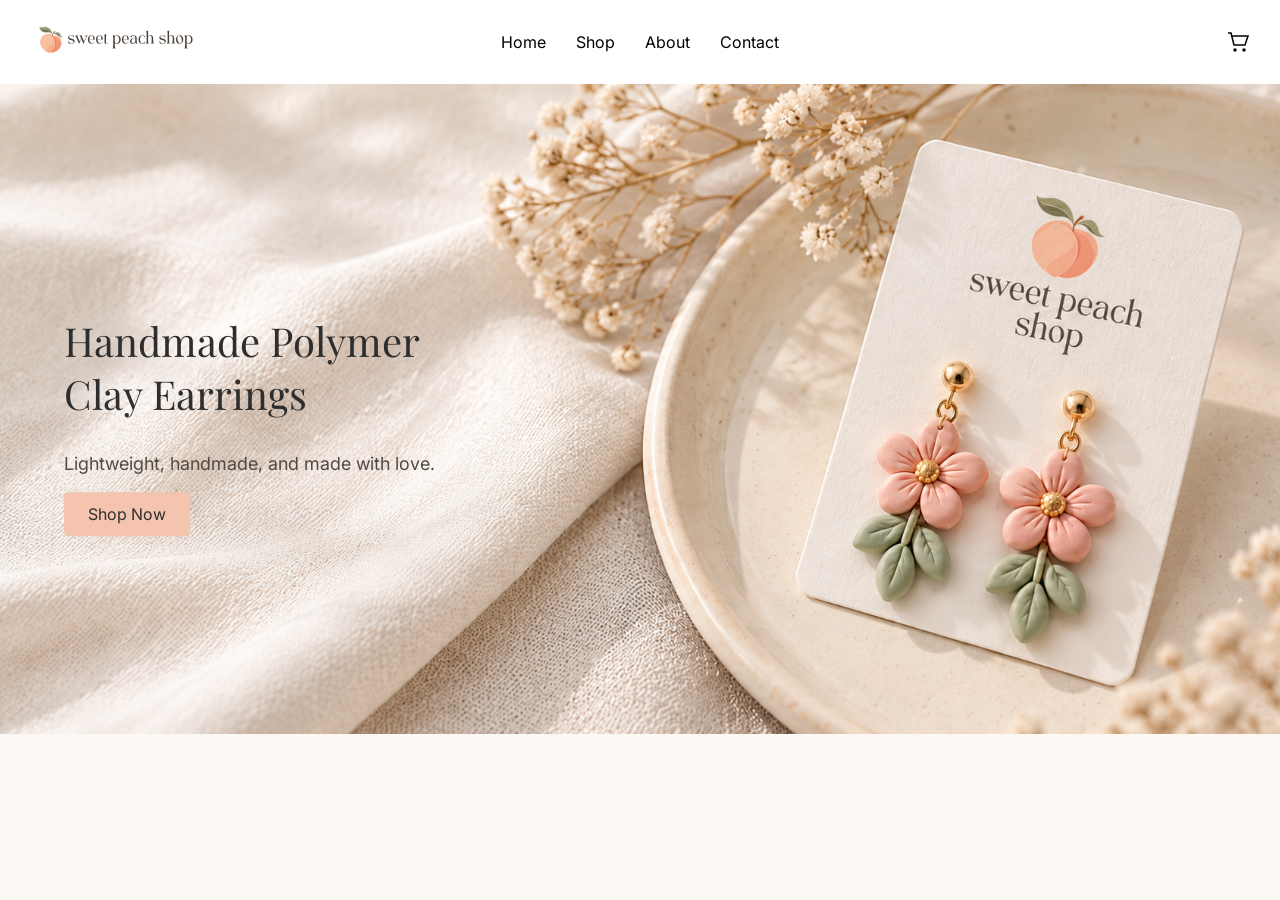
<file: index.html>
<!doctype html>
<html lang="en">
  <head>
    <meta charset="UTF-8" />
    <meta name="viewport" content="width=device-width, initial-scale=1.0" />
    <title>Sweet Peach Shop</title>
    <link rel="preconnect" href="https://fonts.googleapis.com" />
    <link rel="preconnect" href="https://fonts.gstatic.com" crossorigin />
    <link
      href="https://fonts.googleapis.com/css2?family=Inter:wght@400;500;600&family=Playfair+Display:wght@400;500;600&display=swap"
      rel="stylesheet"
    />
    <link rel="stylesheet" href="style.css" />
  </head>
  <body class="cream-background">
    <nav class="navbar">
      <a href="index.html" class="logo">
        <img src="images/logo5.png" alt="Sweet Peach Shop logo" />
      </a>

      <ul>
        <li><a href="index.html">Home</a></li>
        <li><a href="shop.html">Shop</a></li>
        <li><a href="about.html">About</a></li>
        <li><a href="contact.html">Contact</a></li>
      </ul>
      <a href="cart.html" class="cart-link" aria-label="View shopping cart">
        <svg
          width="24"
          height="24"
          viewBox="0 0 24 24"
          fill="none"
          stroke="currentColor"
          stroke-width="1.5"
          aria-hidden="true"
        >
          <path d="M2 3h3l3 12h11l3-9H6" />
          <circle cx="9" cy="20" r="1" />
          <circle cx="18" cy="20" r="1" />
        </svg>
      </a>
    </nav>

    <main class="container">
      <section class="hero">
        <img
          src="images/hero.png"
          alt="Handmade flower earrings displayed on a ceramic plate"
        />

        <div class="hero-text">
          <h1>Handmade Polymer Clay Earrings</h1>
          <p>Lightweight, handmade, and made with love.</p>
          <a href="shop.html" class="shop-button">Shop Now</a>
        </div>
      </section>
    </main>
  </body>
</html>
</file>
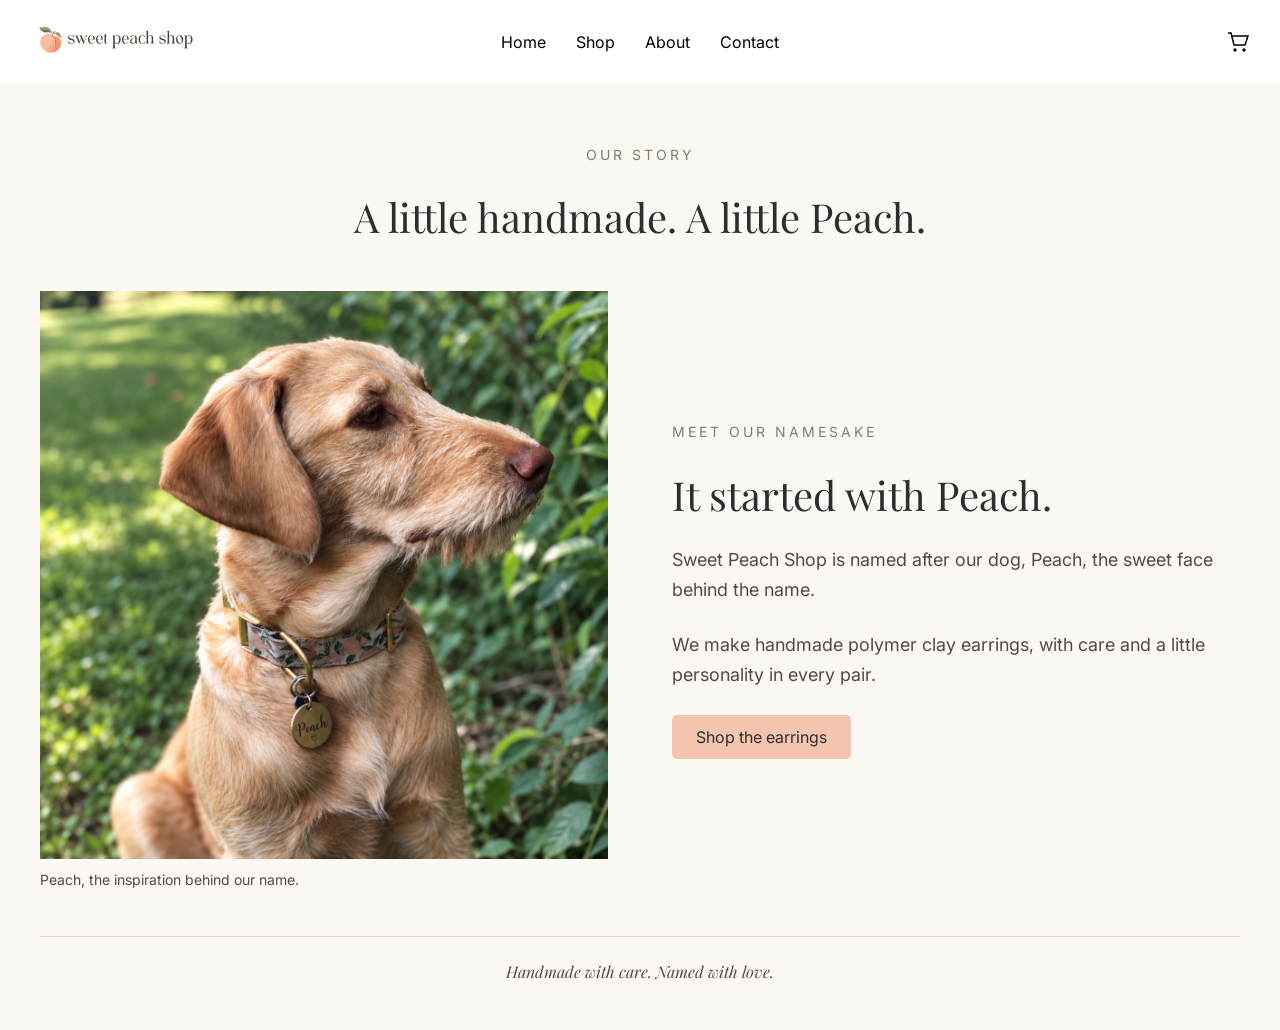
<file: about.html>
<!doctype html>
<html lang="en">
  <head>
    <meta charset="UTF-8" />
    <meta name="viewport" content="width=device-width, initial-scale=1.0" />
    <title>About | Sweet Peach Shop</title>

    <link rel="preconnect" href="https://fonts.googleapis.com" />
    <link rel="preconnect" href="https://fonts.gstatic.com" crossorigin />
    <link
      href="https://fonts.googleapis.com/css2?family=Inter:wght@400;500;600&family=Playfair+Display:wght@400;500;600&display=swap"
      rel="stylesheet"
    />
    <link rel="stylesheet" href="style.css" />
  </head>
  <body class="cream-background">
    <nav class="navbar">
      <a href="index.html" class="logo">
        <img src="images/logo5.png" alt="Sweet Peach Shop logo" />
      </a>

      <ul>
        <li><a href="index.html">Home</a></li>
        <li><a href="shop.html">Shop</a></li>
        <li><a href="about.html">About</a></li>
        <li><a href="contact.html">Contact</a></li>
      </ul>
      <a href="cart.html" class="cart-link" aria-label="View shopping cart">
        <svg
          width="24"
          height="24"
          viewBox="0 0 24 24"
          fill="none"
          stroke="currentColor"
          stroke-width="1.5"
          aria-hidden="true"
        >
          <path d="M2 3h3l3 12h11l3-9H6" />
          <circle cx="9" cy="20" r="1" />
          <circle cx="18" cy="20" r="1" />
        </svg>
      </a>
    </nav>

    <main class="about-page">
      <header class="about-intro">
        <p>Our Story</p>
        <h1>A little handmade. A little Peach.</h1>
      </header>
      <section class="about-story">
        <figure class="about-photo">
          <img
            src="images/peach.jpg"
            alt="Peach wearing a floral collar and name tag outdoors"
          />
          <figcaption>Peach, the inspiration behind our name.</figcaption>
        </figure>

        <div class="about-copy">
          <p class="about-label">Meet our namesake</p>
          <h2>It started with Peach.</h2>
          <p>
            Sweet Peach Shop is named after our dog, Peach, the sweet face
            behind the name.
          </p>
          <p>
            We make handmade polymer clay earrings, with care and a little
            personality in every pair.
          </p>
          <a href="shop.html" class="shop-button">Shop the earrings</a>
        </div>
      </section>
      <p class="about-closing">Handmade with care. Named with love.</p>
    </main>
  </body>
</html>
</file>
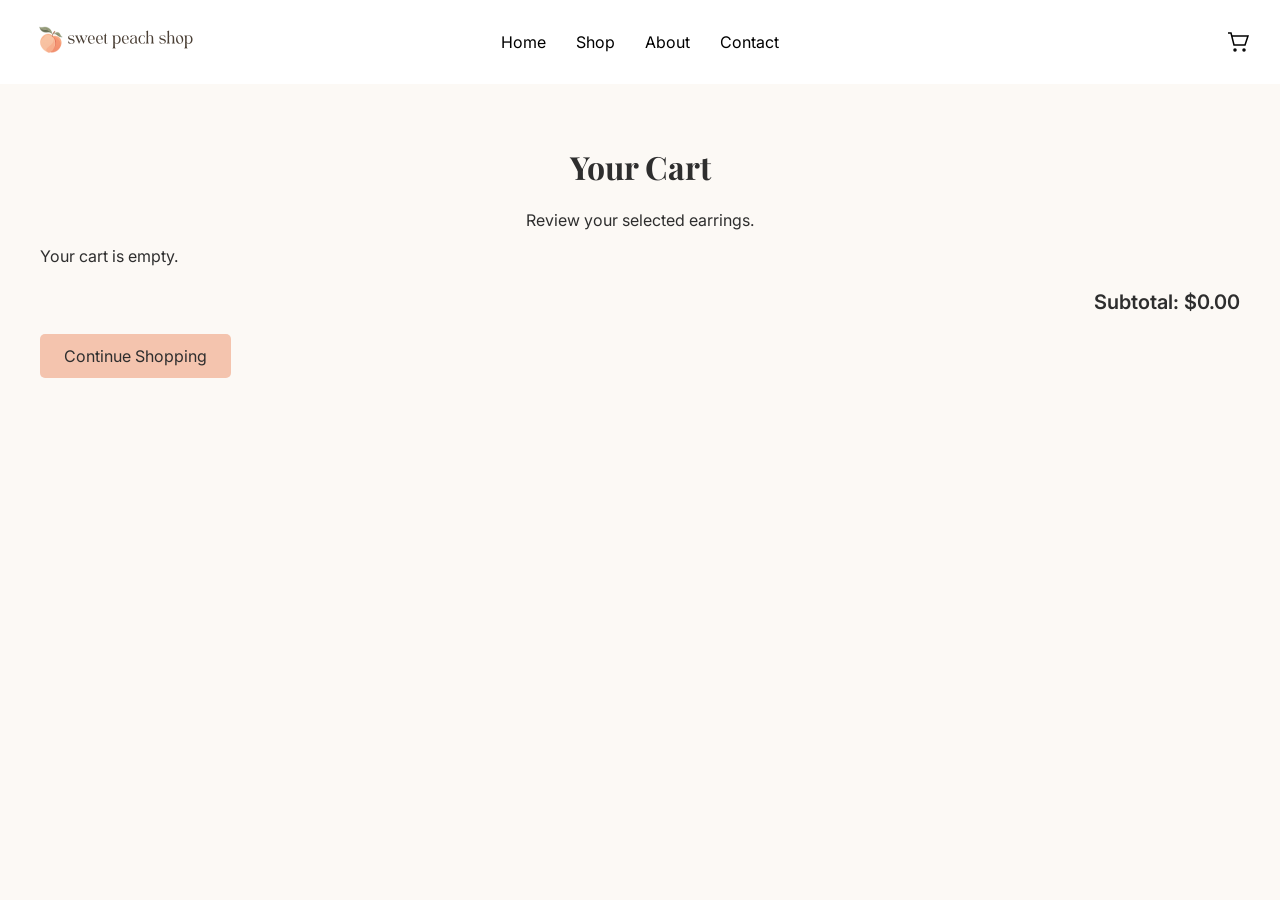
<file: cart.html>
<!doctype html>
<html lang="en">
  <head>
    <meta charset="UTF-8" />
    <meta name="viewport" content="width=device-width, initial-scale=1.0" />

    <title>Cart | Sweet Peach Shop</title>

    <link rel="preconnect" href="https://fonts.googleapis.com" />
    <link rel="preconnect" href="https://fonts.gstatic.com" crossorigin />
    <link
      href="https://fonts.googleapis.com/css2?family=Inter:wght@400;500;600&family=Playfair+Display:wght@400;500;600&display=swap"
      rel="stylesheet"
    />
    <link rel="stylesheet" href="style.css" />
    <script src="cart.js" defer></script>
  </head>

  <body class="cream-background">
    <nav class="navbar">
      <a href="index.html" class="logo">
        <img src="images/logo5.png" alt="Sweet Peach Shop logo" />
      </a>

      <ul>
        <li><a href="index.html">Home</a></li>
        <li><a href="shop.html">Shop</a></li>
        <li><a href="about.html">About</a></li>
        <li><a href="contact.html">Contact</a></li>
      </ul>

      <a href="cart.html" class="cart-link" aria-label="View shopping cart">
        <svg
          width="24"
          height="24"
          viewBox="0 0 24 24"
          fill="none"
          stroke="currentColor"
          stroke-width="1.5"
          aria-hidden="true"
        >
          <path d="M2 3h3l3 12h11l3-9H6" />
          <circle cx="9" cy="20" r="1" />
          <circle cx="18" cy="20" r="1" />
        </svg>
      </a>
    </nav>

    <main class="container shop-page">
      <h1>Your Cart</h1>
      <p>Review your selected earrings.</p>

      <div id="cart-items"></div>
      <a href="shop.html" class="shop-button">Continue Shopping</a>
    </main>
  </body>
</html>
</file>
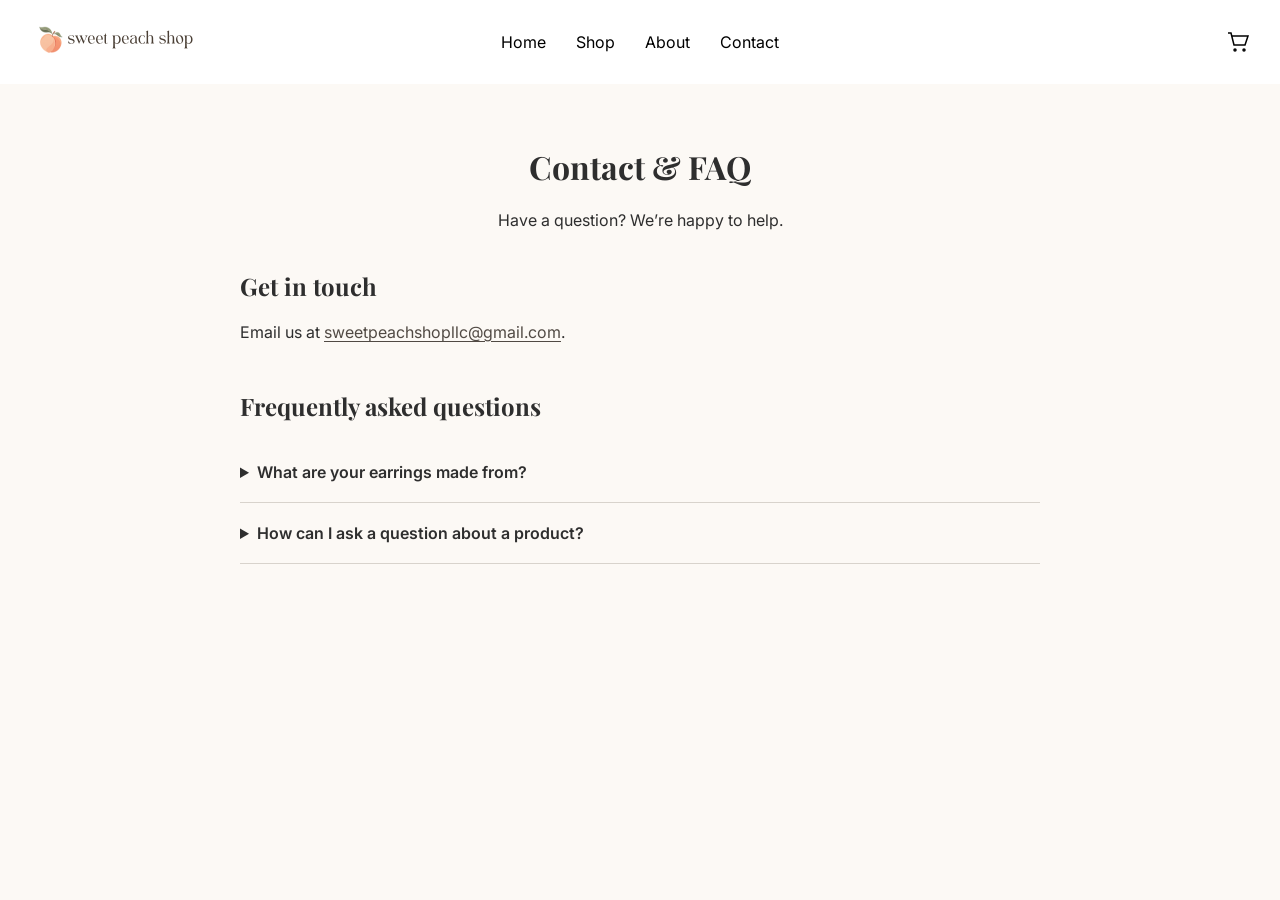
<file: contact.html>
<!doctype html>
<html lang="en">
  <head>
    <meta charset="UTF-8" />
    <meta name="viewport" content="width=device-width, initial-scale=1.0" />
    <title>Contact &amp; FAQ | Sweet Peach Shop</title>
    <link rel="preconnect" href="https://fonts.googleapis.com" />
    <link rel="preconnect" href="https://fonts.gstatic.com" crossorigin />
    <link
      href="https://fonts.googleapis.com/css2?family=Inter:wght@400;500;600&family=Playfair+Display:wght@400;500;600&display=swap"
      rel="stylesheet"
    />
    <link rel="stylesheet" href="style.css" />
  </head>
  <body class="cream-background">
    <nav class="navbar">
      <a href="index.html" class="logo">
        <img src="images/logo5.png" alt="Sweet Peach Shop logo" />
      </a>

      <ul>
        <li><a href="index.html">Home</a></li>
        <li><a href="shop.html">Shop</a></li>
        <li><a href="about.html">About</a></li>
        <li><a href="contact.html">Contact</a></li>
      </ul>
      <a href="cart.html" class="cart-link" aria-label="View shopping cart">
        <svg
          width="24"
          height="24"
          viewBox="0 0 24 24"
          fill="none"
          stroke="currentColor"
          stroke-width="1.5"
          aria-hidden="true"
        >
          <path d="M2 3h3l3 12h11l3-9H6" />
          <circle cx="9" cy="20" r="1" />
          <circle cx="18" cy="20" r="1" />
        </svg>
      </a>
    </nav>
    <main class="container contact-page">
      <h1>Contact &amp; FAQ</h1>
      <p>Have a question? We’re happy to help.</p>
      <section class="contact-details">
        <h2>Get in touch</h2>
        <p>
          Email us at
          <a href="mailto:sweetpeachshopllc@gmail.com">
            sweetpeachshopllc@gmail.com</a
          >.
        </p>
      </section>
      <section class="faq-section">
        <h2>Frequently asked questions</h2>

        <details>
          <summary>What are your earrings made from?</summary>
          <p>Our earrings are handmade from polymer clay.</p>
        </details>
        <details>
          <summary>How can I ask a question about a product?</summary>
          <p>
            Email
            <a href="mailto:sweetpeachshopllc@gmail.com">
              sweetpeachshopllc@gmail.com</a
            >
            with the product name and your question.
          </p>
        </details>
      </section>
    </main>
  </body>
</html>
</file>
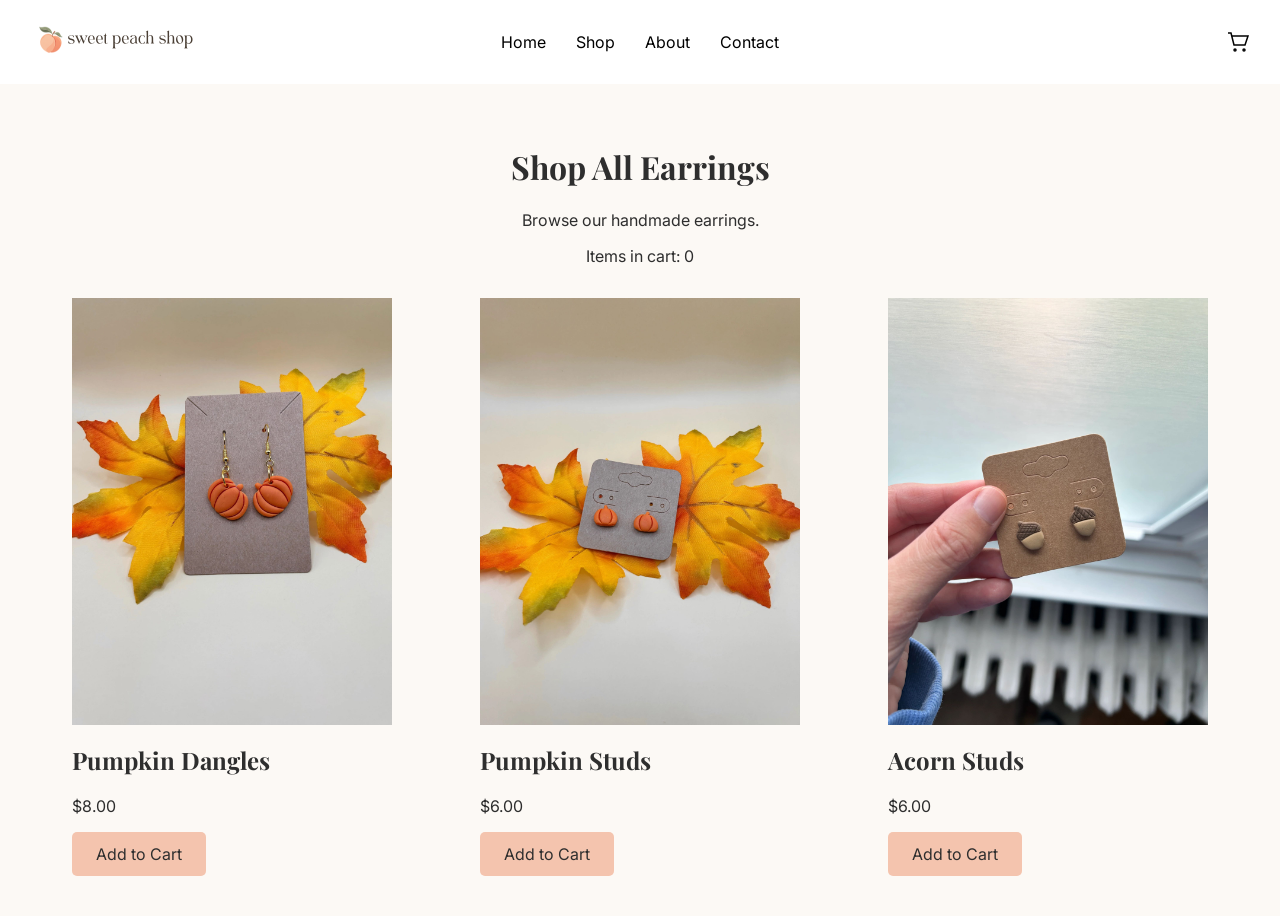
<file: shop.html>
<!doctype html>
<html lang="en">
  <head>
    <meta charset="UTF-8" />
    <meta name="viewport" content="width=device-width, initial-scale=1.0" />

    <title>Shop | Sweet Peach Shop</title>

    <link rel="preconnect" href="https://fonts.googleapis.com" />
    <link rel="preconnect" href="https://fonts.gstatic.com" crossorigin />
    <link
      href="https://fonts.googleapis.com/css2?family=Inter:wght@400;500;600&family=Playfair+Display:wght@400;500;600&display=swap"
      rel="stylesheet"
    />
    <link rel="stylesheet" href="style.css" />
    <script src="shop.js" defer></script>
  </head>

  <body class="cream-background">
    <nav class="navbar">
      <a href="index.html" class="logo">
        <img src="images/logo5.png" alt="Sweet Peach Shop logo" />
      </a>

      <ul>
        <li><a href="index.html">Home</a></li>
        <li><a href="shop.html">Shop</a></li>
        <li><a href="about.html">About</a></li>
        <li><a href="contact.html">Contact</a></li>
      </ul>
      <a href="cart.html" class="cart-link" aria-label="View shopping cart">
        <svg
          width="24"
          height="24"
          viewBox="0 0 24 24"
          fill="none"
          stroke="currentColor"
          stroke-width="1.5"
          aria-hidden="true"
        >
          <path d="M2 3h3l3 12h11l3-9H6" />
          <circle cx="9" cy="20" r="1" />
          <circle cx="18" cy="20" r="1" />
        </svg>
      </a>
    </nav>

    <main class="container shop-page">
      <h1>Shop All Earrings</h1>
      <p>Browse our handmade earrings.</p>
      <p>Items in cart: <span id="cart-count">0</span></p>
      <div class="product-grid">
        <article class="product-card">
          <img
            src="images/pumpkin-dangles.jpg"
            alt="Orange pumpkin dangle earrings with gold-colored hooks"
          />
          <h2>Pumpkin Dangles</h2>
          <p>$8.00</p>
          <button
            type="button"
            class="add-to-cart"
            data-product-id="pumpkin-dangles"
          >
            Add to Cart
          </button>
        </article>
        <article class="product-card">
          <img
            src="images/pumpkin-studs.jpg"
            alt="Orange pumpkin stud earrings on a display card"
          />
          <h2>Pumpkin Studs</h2>
          <p>$6.00</p>
          <button
            type="button"
            class="add-to-cart"
            data-product-id="pumpkin-studs"
          >
            Add to Cart
          </button>
        </article>

        <article class="product-card">
          <img
            src="images/acorn-studs.jpg"
            alt="Acorn stud earrings with brown textured tops and tan bottoms"
          />
          <h2>Acorn Studs</h2>
          <p>$6.00</p>
          <button
            type="button"
            class="add-to-cart"
            data-product-id="acorn-studs"
          >
            Add to Cart
          </button>
        </article>
      </div>
    </main>
  </body>
</html>
</file>
<file: style.css>
body {
  margin: 0;
  font-family: "Inter", sans-serif;
}

h1,
h2,
h3 {
  font-family: "Playfair Display", serif;
}

h1 {
  text-align: center;
}

.logo img {
  width: 200px;
  height: auto;
}

.navbar {
  display: flex;
  align-items: center;
  position: relative;
  background-color: white;
}

.navbar ul {
  list-style-type: none;
  padding: 0;
  margin: 0;
  display: flex;
  justify-content: center;
  position: absolute;
  left: 50%;
  transform: translateX(-50%);
}

.navbar a {
  color: black;
  text-decoration: none;
  padding: 15px;
  display: block;
  text-align: center;
  transition: color 0.2s ease;
}

.navbar a:hover {
  color: #c98267;
}

.container:has(> .hero) {
  padding: 0;
}

.hero img {
  width: 100%;
  height: 650px;
  object-fit: cover;
  object-position: center 55%;
  display: block;
}

.hero {
  position: relative;
}

.hero-text {
  position: absolute;
  top: 50%;
  left: 5%;
  transform: translateY(-50%);
}

.hero-text h1 {
  text-align: left;
  font-size: 40px;
  max-width: 400px;
  color: #2e2e2e;
  font-family: "Playfair Display", serif;
  font-weight: 400;
}

.hero-text p {
  font-size: 18px;
  color: #514a44;
}

.shop-button {
  display: inline-block;
  background-color: #f4c4ae;
  color: #2e2e2e;
  padding: 12px 24px;
  text-decoration: none;
  border-radius: 5px;
  transition: background-color 0.2s ease;
}

.shop-button:hover {
  background-color: #eab095;
}

.shop-page {
  max-width: 1200px;
  margin: 0 auto;
  padding: 40px 20px;
}

.shop-page h1,
.shop-page > p {
  text-align: center;
}

.product-card {
  max-width: 320px;
}

.product-card img {
  width: 100%;
  height: auto;
  display: block;
}

.product-grid {
  display: grid;
  grid-template-columns: repeat(3, 1fr);
  gap: 24px;
  justify-items: center;
  margin-top: 32px;
}

.add-to-cart {
  background-color: #f4c4ae;
  color: #2e2e2e;
  border: none;
  padding: 12px 24px;
  border-radius: 5px;
  font: inherit;
  cursor: pointer;
  transition: background-color 0.2s ease;
}

.add-to-cart:hover {
  background-color: #eab095;
}

.navbar .cart-link {
  margin-left: auto;
  margin-right: 15px;
}

.cart-link svg {
  display: block;
}

.cream-background {
  background-color: #fcf9f5;
  color: #2e2e2e;
}

.about-page {
  max-width: 1200px;
  margin: 0 auto;
  padding: 48px 20px;
}

.about-intro {
  text-align: center;
  margin-bottom: 48px;
}

.about-intro p {
  color: #71866b;
  text-transform: uppercase;
  letter-spacing: 3px;
  font-size: 14px;
}

.about-intro h1 {
  font-size: 40px;
  font-weight: 400;
}

.about-story {
  display: grid;
  grid-template-columns: minmax(0, 1fr) minmax(0, 1fr);
  gap: 64px;
  align-items: center;
}

.about-photo {
  margin: 0;
}

.about-photo img {
  width: 100%;
  height: auto;
  display: block;
}

.about-photo figcaption {
  margin-top: 12px;
  font-size: 14px;
  color: #514a44;
}

.about-copy p {
  font-size: 18px;
  line-height: 1.7;
  color: #514a44;
  margin: 0 0 24px;
}

.about-copy .about-label {
  color: #71866b;
  text-transform: uppercase;
  letter-spacing: 3px;
  font-size: 14px;
}

.about-copy h2 {
  font-size: 40px;
  font-weight: 400;
  margin: 0 0 24px;
}

.about-closing {
  margin: 48px 0 0;
  padding-top: 24px;
  border-top: 1px solid #d8d3cc;
  text-align: center;
  font-family: "Playfair Display", serif;
  font-style: italic;
  color: #514a44;
}

.cart-item {
  display: flex;
  justify-content: space-between;
  align-items: center;
  gap: 16px;
  padding: 16px 0;
  border-bottom: 1px solid #d8d3cc;
}

.cart-item button {
  background-color: #f4c4ae;
  color: #2e2e2e;
  border: none;
  border-radius: 5px;
  padding: 8px 16px;
  white-space: nowrap;
  flex-shrink: 0;
  font: inherit;
  cursor: pointer;
  transition: background-color 0.2s ease;
}

.cart-item button:hover {
  background-color: #eab095;
}

.cart-subtotal {
  text-align: right;
  font-size: 20px;
  font-weight: 600;
  margin-top: 24px;
}

.contact-page {
  max-width: 800px;
  margin: 0 auto;
  padding: 40px 20px;
}

.contact-page > p {
  text-align: center;
}

.contact-details {
  margin-top: 40px;
}

.contact-details a,
.faq-section a {
  color: #514a44;
  text-underline-offset: 3px;
  overflow-wrap: anywhere;
}

.contact-details a:hover,
.faq-section a:hover {
  color: #2e2e2e;
}

.faq-section {
  margin-top: 48px;
}

.faq-section details {
  padding: 20px 0;
  border-bottom: 1px solid #d8d3cc;
}

.faq-section summary {
  font-weight: 600;
  cursor: pointer;
}

.faq-section details p {
  margin: 12px 0 0;
  line-height: 1.6;
  color: #514a44;
}

@media (max-width: 900px) {
  .product-grid {
    grid-template-columns: repeat(2, 1fr);
  }

  .about-story {
    grid-template-columns: 1fr;
    gap: 32px;
  }

  .navbar {
    flex-direction: column;
  }

  .navbar .cart-link {
    margin-left: 0;
    margin-right: 0;
  }

  .navbar ul {
    position: static;
    transform: none;
  }
}

@media (max-width: 600px) {
  .product-grid {
    grid-template-columns: 1fr;
  }
}
</file>
